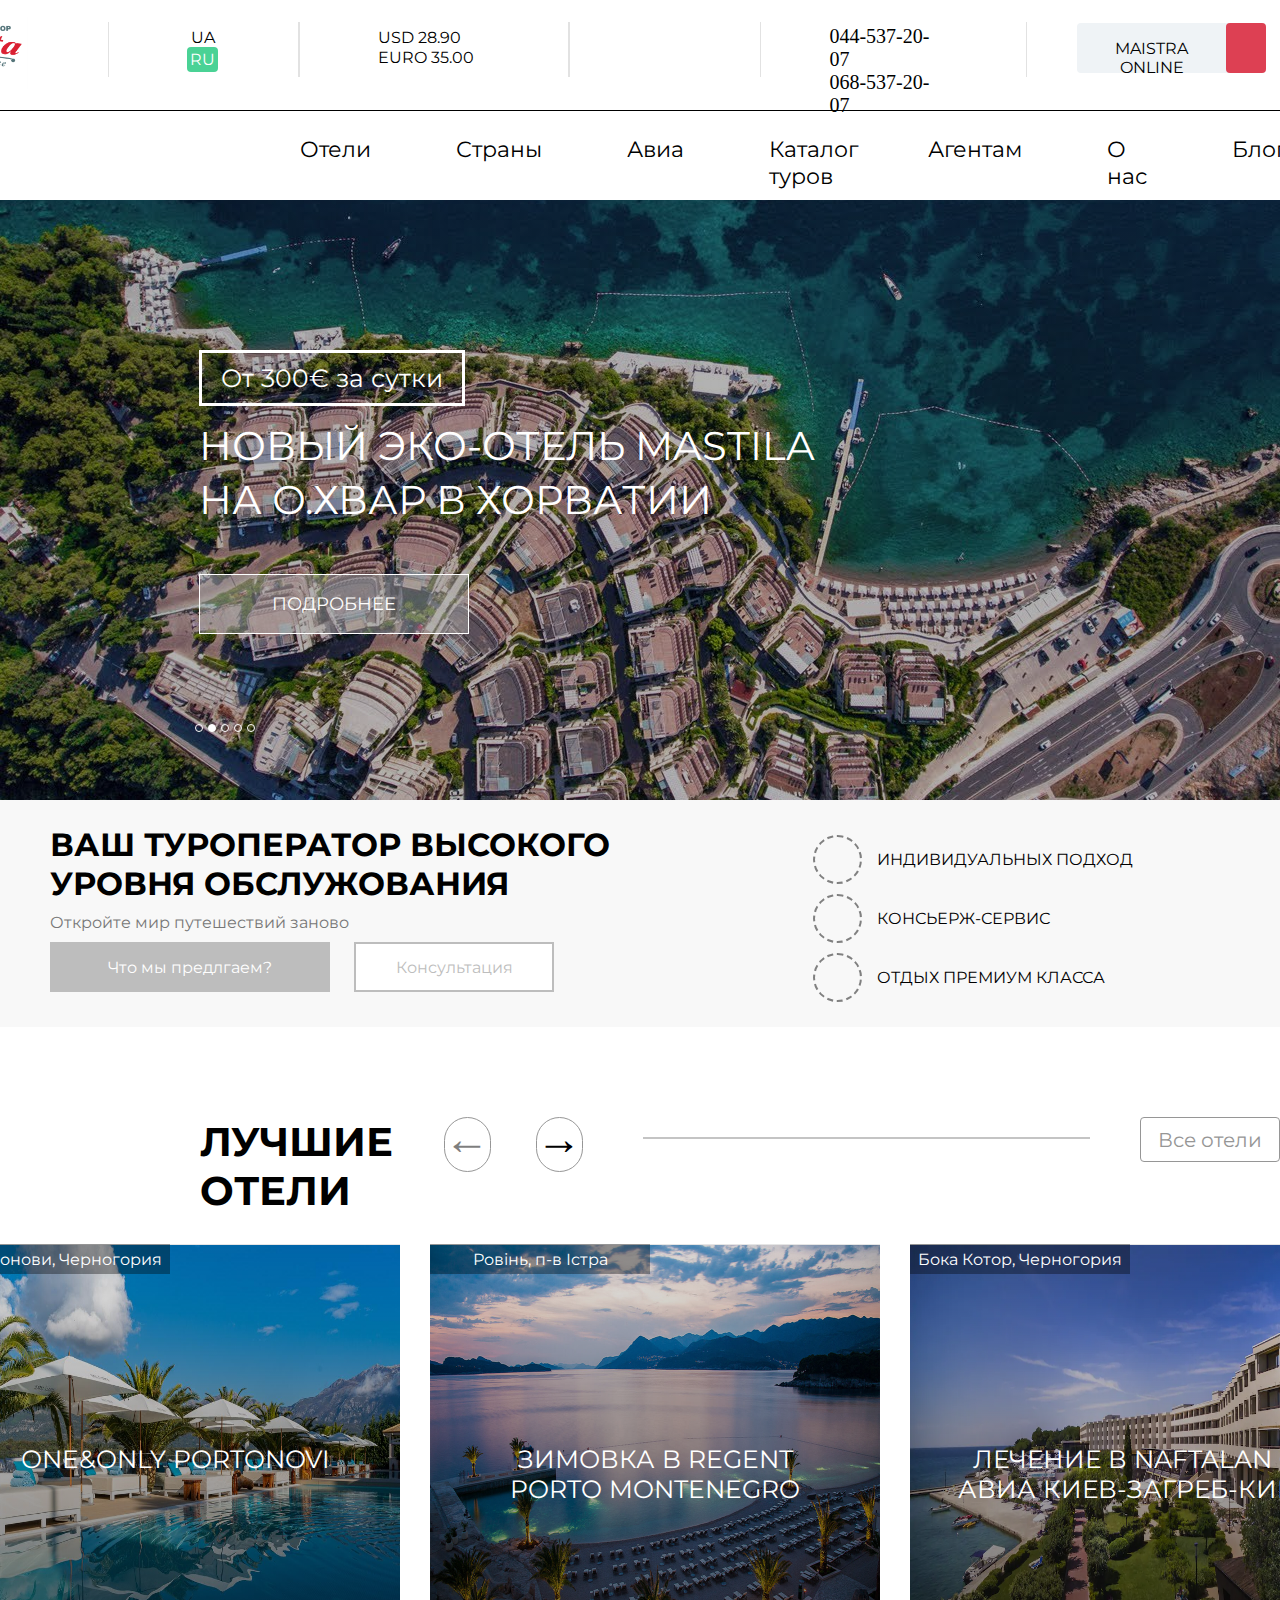
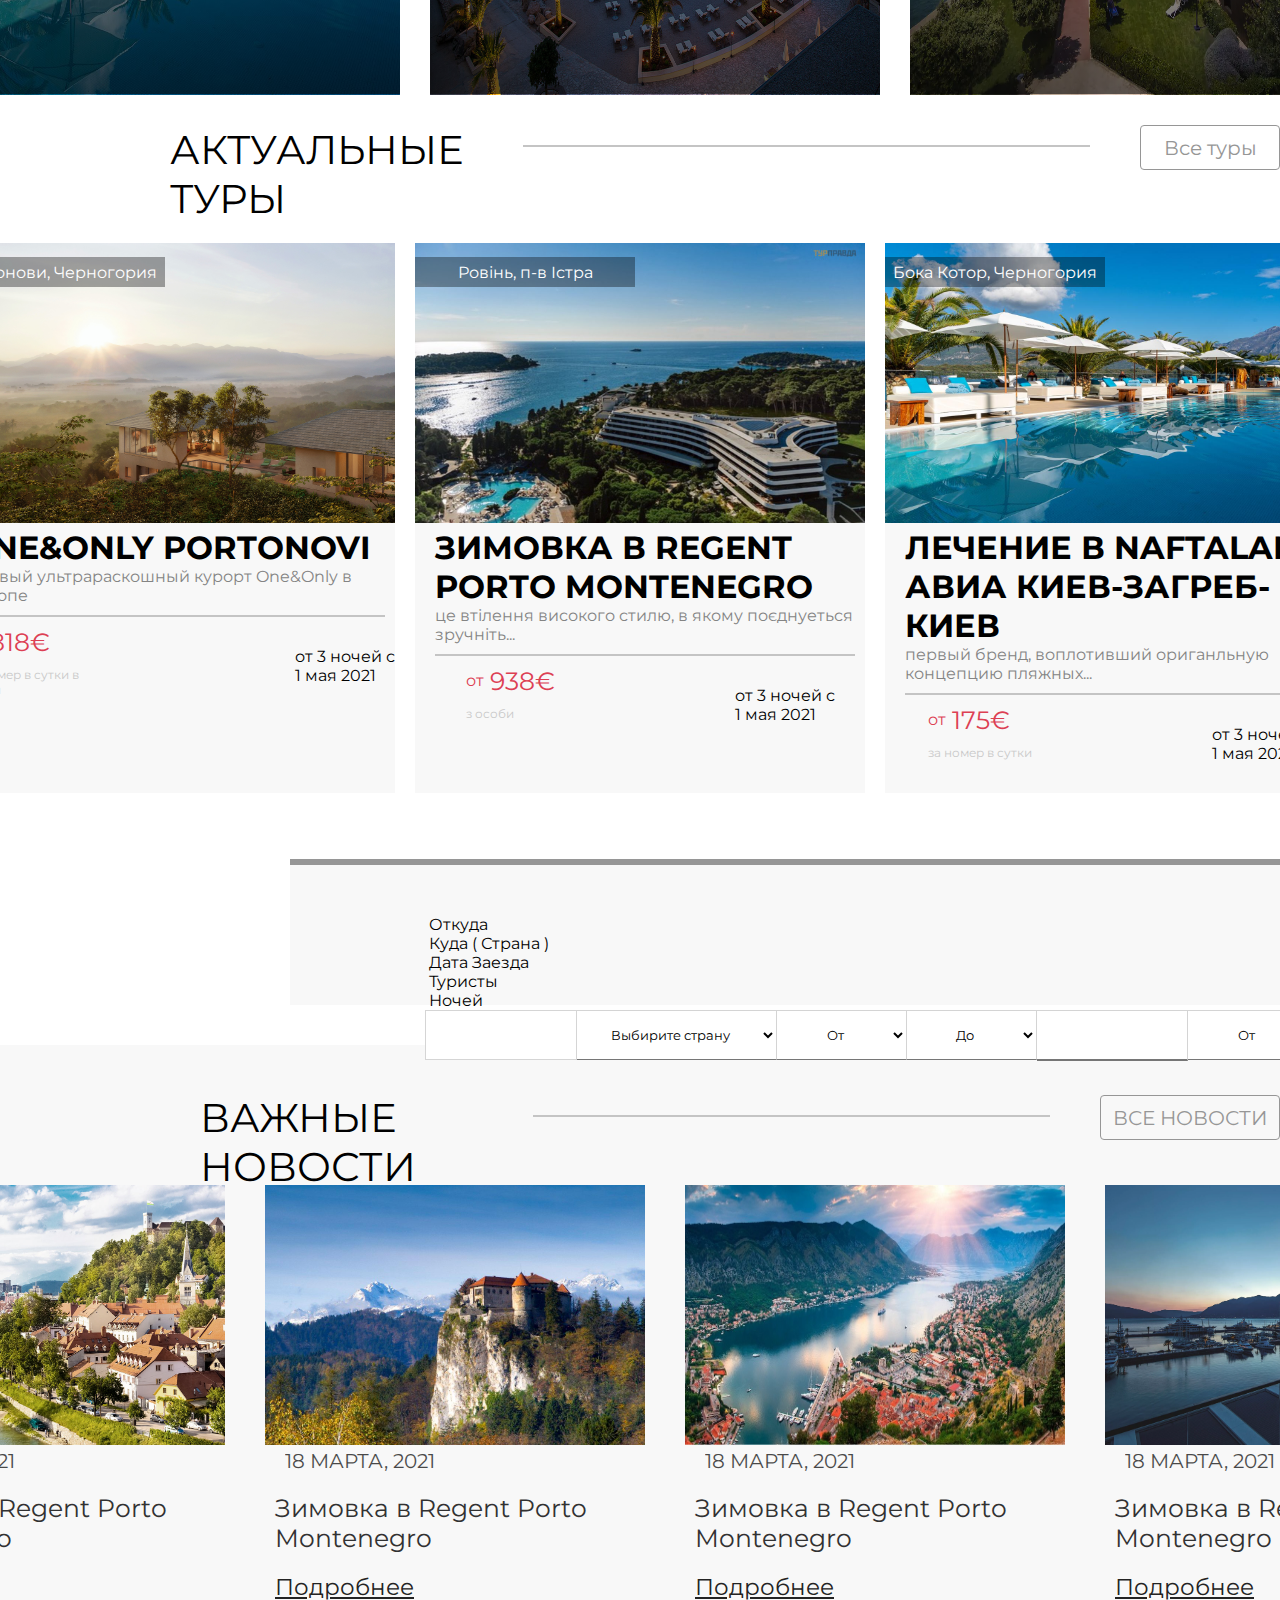
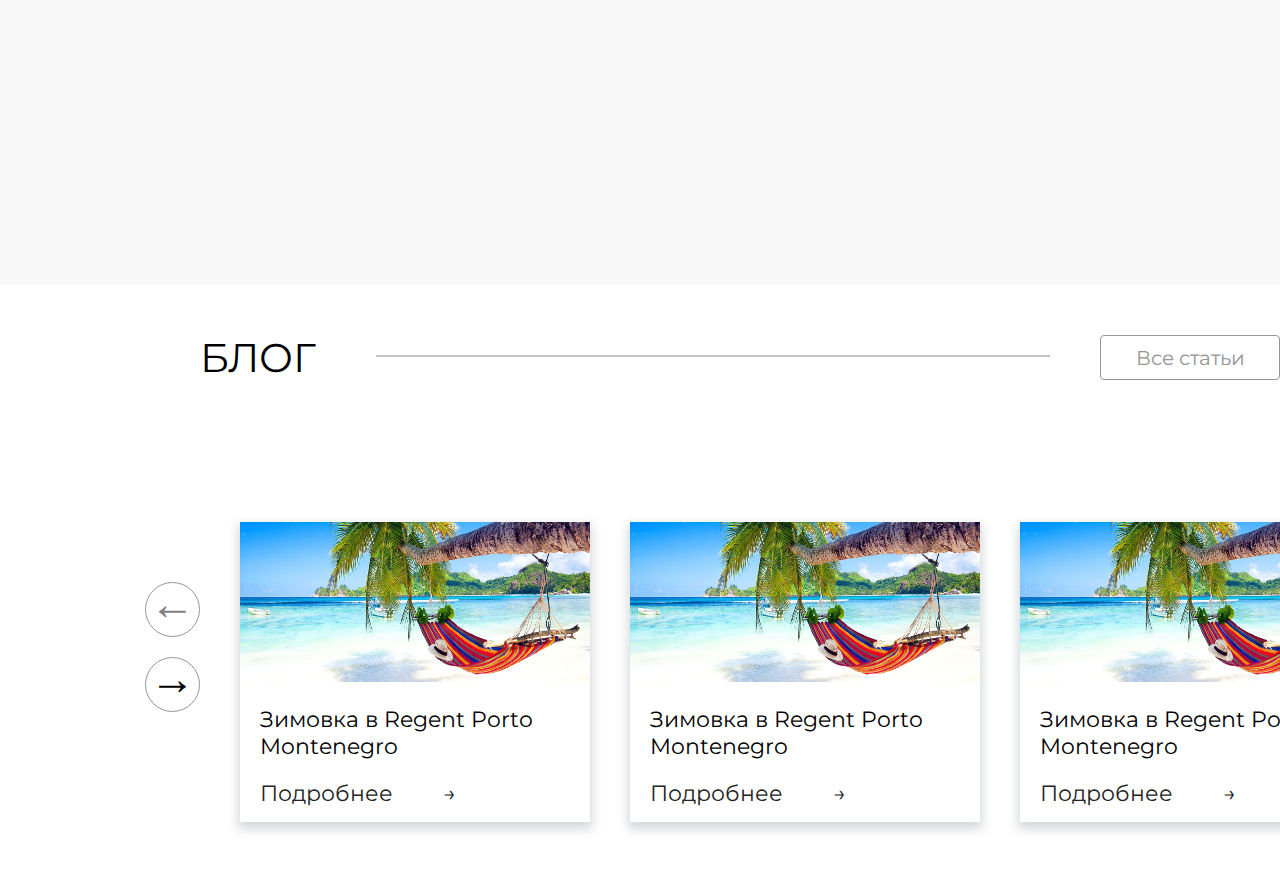
<file: index.html>
<!DOCTYPE html>
<html lang="en">
<head>
    <meta charset="UTF-8">
    <meta http-equiv="X-UA-Compatible" content="IE=edge">
    <meta name="viewport" content="width=device-width, initial-scale=1.0">
    <title>Valanta :D</title>
    <link rel="preconnect" href="https://fonts.googleapis.com">
    <link rel="preconnect" href="https://fonts.gstatic.com" crossorigin>
    <link href="https://fonts.googleapis.com/css2?family=Montserrat:wght@500&display=swap" rel="stylesheet">
    <link rel="stylesheet" href="https://cdnjs.cloudflare.com/ajax/libs/font-awesome/6.0.0-beta3/css/all.min.css" integrity="sha512-Fo3rlrZj/k7ujTnHg4CGR2D7kSs0v4LLanw2qksYuRlEzO+tcaEPQogQ0KaoGN26/zrn20ImR1DfuLWnOo7aBA==" crossorigin="anonymous" referrerpolicy="no-referrer" />
    <link href="style/style.css" rel="stylesheet">
</head>
<body>
    <div class="web-site">
        <header class="ws-header">
            <div class="ws-header-level1">
                <img src="./img/valanta logo.png" class="logo-img">
                <div class="vertical-hr"></div>
                <div class="text-block">
                    <div class="lang-ua"><p class="lang-text font" id="text-ua">UA</p></div>
                    <div class="lang-ru"><p class="lang-text font" id="text-ru">RU</p></div>
                </div>
                <div class="vertical-hr"></div>
                <div class="c-block text-block">
                    <div class="usd-content"><p class="usd-text font c-block-size">USD 28.90</p></div>
                    <div class="euro-content"><p class="euro-text font c-block-size">EURO 35.00</p></div>
                </div>
                <div class="vertical-hr"></div>
                <div class="social">
                    <div class="f-block"><a class="f-hover" href="#"><i class="fab fa-facebook-f s-content"></i></a></div>
                    <div class="i-block"><a class="i-hover" href="#"><i class="fab fa-instagram s-content"></i></a></div>
                    <div class="yt-block"><a class="yt-hover" href="#"><i class="fab fa-youtube s-content"></i></a></div>
                </div>
                <div class="vertical-hr"></div>
                <div class="contact">
                    <div class="text-block">
                        <p class="numbers nm">044-537-20-07</p>
                        <p class="numbers nm">068-537-20-07</p>
                    </div>
                    <i class="fas fa-mobile-alt mobile"></i>
                </div>
                <div class="vertical-hr"></div>
                <div class="wsh-shoto">
                    <div class="mo">
                        <p class="mo-text">MAISTRA ONLINE</p>
                        <div class="mo-icon">
                            <i class="far fa-calendar-check mc-icon"></i>
                        </div>
                    </div>
                    <div class="mo" id="to">
                        <p class="mo-text to-text">Туры ONLINE</p>
                        <div class="to-icon"><i class="fas fa-search mc-icon"></i></div>
                    </div>
                </div>
            </div>
            <div class="ws-header-level2">
                <div class="container">
                    <ul class="cont-menu">
                        <li class="cont-menu-content"><i class="fas fa-search cm-search"></i></li>
                        <li class="cont-menu-content font"><a href="#" class="cmc-text cmc-t-hover">Отели <i class="fas fa-angle-down ic-hover"></i></a></li>
                        <li class="cont-menu-content font"><a href="#" class="cmc-text cmc-t-hover">Страны <i class="fas fa-angle-down ic-hover"></i></a></li>
                        <li class="cont-menu-content font"><a href="#" class="cmc-text cmc-t-hover">Авиа <i class="fas fa-angle-down ic-hover"></i></a></li>
                        <li class="cont-menu-content font"><a href="#" class="cmc-text">Каталог туров</a></li>
                        <li class="cont-menu-content font"><a href="#" class="cmc-text cmc-t-hover">Агентам <i class="fas fa-angle-down ic-hover"></i></a></li>
                        <li class="cont-menu-content font"><a href="#" class="cmc-text cmc-t-hover">О нас<i class="fas fa-angle-down ic-hover"></i></a></li>
                        <li class="cont-menu-content font"><a href="#" class="cmc-text">Блог</a></li>
                        <li class="cont-menu-content font"><a href="#" class="cmc-text">FAQ</a></li>
                        <li class="cont-menu-content font"><a href="#" class="cmc-text">Контакты</a></li>
                    </ul>
                </div>
            </div>
        </header>
        <div class="img-info">
            <div class="info">
                <div class="amount"><p class="a-text font">От 300€ за сутки</p></div>
                <div class="info-text">
                    <p class="it-text font">НОВЫЙ ЭКО-ОТЕЛЬ MASTILA</p>
                    <p class="it-text font">НА О.ХВАР В ХОРВАТИИ</p>
                    <a href="#"><button class="btn-it font">ПОДРОБНЕЕ</button></a>
                </div>
            </div>
            <div class="slide-lists">
                <div class="slide"></div>
                <div class="slide slide-white"></div>
                <div class="slide"></div>
                <div class="slide"></div>
                <div class="slide"></div>
            </div>
        </div>
        <div class="intro">
            <div class="intro-1000">
                <div class="intro-r">
                    <h1 class="font">ВАШ ТУРОПЕРАТОР ВЫСОКОГО УРОВНЯ ОБСЛУЖОВАНИЯ</h1>
                    <p class="intro-text font">Откройте мир путешествий заново</p>
                    <a><button class="btn-r font">Что мы предлгаем?</button></a>
                    <a><button class="btn-l font">Консультация</button></a>
                </div>
                <div class="intro-l">
                    <div class="icon"><div class="heart il-icon"><i class="fas fa-hand-holding-heart"></i></div><p class="il-text font">ИНДИВИДУАЛЬНЫХ ПОДХОД</p></div>
                    <div class="icon"><div class="service il-icon"><i class="fas fa-hands-helping"></i></div><p class="il-text font">КОНСЬЕРЖ-СЕРВИС</p></div>
                    <div class="icon"><div class="star il-icon"><i class="fas fa-star"></i></div><p class="il-text font">ОТДЫХ ПРЕМИУМ КЛАССА</p></div>
                </div>
            </div>
        </div>
        <div class="top-hotels">
            <div class="th-title">
                <h1 class="tht-text font-hotels">ЛУЧШИЕ ОТЕЛИ</h1>
                <button class="previous btn-style"><p class="arrow arrow-size arrow-previous">←</p></button>
                <button class="next btn-style"><p class="arrow arrow-size">→</p></button>
                <div class="aka-hr"></div>
                <a href="#"><button class="th-title-btn"><p class="font">Все отели</p></button></a>
            </div>
            <div class="th-content">
                <div class="thc-port thc-block">
                    <img src="./img/ровень.jfif" class="img-size">
                    <div class="thc-block-content">    
                        <div class="block-name"><p class="name-text font">Портонови, Черногория</p></div>
                        <div class="stas-block">
                            <i class="fas fa-star sb-star"></i>
                            <i class="fas fa-star sb-star"></i>
                            <i class="fas fa-star sb-star"></i>
                            <i class="fas fa-star sb-star"></i>
                        </div>
                        <div class="thcbc-text">
                            <p class="font text-text text-text-margin">ONE&ONLY PORTONOVI</p>
                        </div>
                    </div>
                </div>
                <div class="thc-port thc-block">
                    <img src="./img/порт.jfif" class="img-size">
                    <div class="thc-block-content">
                        <div class="block-name"><p class="font name-text">Ровінь, п-в Істра</p></div>
                        <div class="stas-block">
                            <i class="fas fa-star sb-star"></i>
                            <i class="fas fa-star sb-star"></i>
                            <i class="fas fa-star sb-star"></i>
                            <i class="fas fa-star sb-star"></i>
                            <i class="fas fa-star sb-star"></i>
                        </div>
                        <div class="thcbc-text">
                            <p class="font text-text text-text-margin">ЗИМОВКА B REGENT</p>
                            <p class="font text-text">PORTO MONTENEGRO</p>
                        </div>
                    </div>
                </div>
                <div class="thc-bok thc-block">
                    <img src="./img/bok.png" class="img-size">
                    <div class="thc-block-content">
                        <div class="block-name"><p class="font name-text">Бока Котор, Черногория</p></div>
                        <div class="stas-block">
                            <i class="fas fa-star sb-star"></i>
                            <i class="fas fa-star sb-star"></i>
                            <i class="fas fa-star sb-star"></i>
                            <i class="fas fa-star sb-star"></i>
                        </div>
                        <div class="thcbc-text">
                            <p class="font text-text text-text-margin">ЛЕЧЕНИЕ В NAFTALAN C</p>
                            <p class="font text-text">АВИА КИЕВ-ЗАГРЕБ-КИЕВ</p>
                        </div>
                    </div>
                </div>
            </div>
        </div>
        <div class="actual-turs">
            <div class="at-header">
                <p class="font at-par">АКТУАЛЬНЫЕ ТУРЫ</p><div class="aka-hr at-hr"></div>
                <a href="#" class="at-btn-url"><button class="at-btn"><p class="font at-btn-text">Все туры</p></button></a>
            </div>
            <div class="at-cards">
                <div class="at-card at-c-port">
                    <div class="at-card-img">
                        <img class="at-c-port-img" src="./img/atc-card/port.jfif">
                        <div class="block-name at-c-name"><p class="name-text font">Портонови, Черногория</p></div>
                    </div>
                    <h1 class="at-c-p-c-h1 atc-p-c-text font">ONE&ONLY PORTONOVI</h1>
                    <p class="font at-c-p-c-par atc-p-c-text">Первый ультрараскошный курорт One&Only в Европе</p>
                    <div class="aka-hr atc-hr"></div>
                    <div class="port-info">
                        <div class="pi-left">
                            <div class="pi-lefts"><p class="font pi-l-amount">от</p><p class="font pi-l-amount pi-left-a-818">818€</p></div>
                            <p class="nomer-v-sutki font">за номер в сутки в сезон</p>
                        </div>
                        <div class="pi-right">
                            <p class="font pi-right-text">от 3 ночей с 1 мая 2021</p>
                        </div>
                    </div>
                </div>
                <div class="at-card at-c-port">
                    <div class="at-card-img">
                        <img class="at-c-port-img" src="./img/atc-card/rov.jfif">
                        <div class="block-name at-c-name"><p class="name-text font">Ровінь, п-в Істра</p></div>
                    </div>
                    <h1 class="at-c-p-c-h1 atc-p-c-text font">ЗИМОВКА В REGENT PORTO MONTENEGRO</h1>
                    <p class="font at-c-p-c-par atc-p-c-text">це втілення високого стилю,  в якому поєднуеться зручніть...</p>
                    <div class="aka-hr atc-hr"></div>
                    <div class="port-info">
                        <div class="pi-left">
                            <div class="pi-lefts"><p class="font pi-l-amount">от</p><p class="font pi-l-amount pi-left-a-818">938€</p></div>
                            <p class="nomer-v-sutki font">з особи</p>
                        </div>
                        <div class="pi-right">
                            <p class="font pi-right-text">от 3 ночей с 1 мая 2021</p>
                        </div>
                    </div>
                </div>
                <div class="at-card at-c-port">
                    <div class="at-card-img">
                        <img class="at-c-port-img" src="./img/atc-card/boka.jfif">
                        <div class="block-name at-c-name"><p class="name-text font">Бока Котор, Черногория</p></div>
                    </div>
                    <h1 class="at-c-p-c-h1 atc-p-c-text font">ЛЕЧЕНИЕ В NAFTALAN  С АВИА КИЕВ-ЗАГРЕБ-КИЕВ</h1>
                    <p class="font at-c-p-c-par atc-p-c-text">первый бренд, воплотивший ориганльную концепцию пляжных...</p>
                    <div class="aka-hr atc-hr"></div>
                    <div class="port-info">
                        <div class="pi-left">
                            <div class="pi-lefts"><p class="font pi-l-amount">от</p><p class="font pi-l-amount pi-left-a-818">175€</p></div>
                            <p class="nomer-v-sutki font">за номер в сутки</p>
                        </div>
                        <div class="pi-right">
                            <p class="font pi-right-text">от 3 ночей с 1 мая 2021</p>
                        </div>
                    </div>
                </div>
            </div>
        </div>
        <div class="container-form">
            <div class="form">
                <div class="form-content">
                    <div class="form-content__text"><i class="far fa-compass"></i><p class="font">Откуда</p></div>
                    <div class="form-content__text"><i class="fas fa-map-marker-alt"></i><p class="font">Куда ( Страна )</p></div>
                    <div class="form-content__text"><p class="font">Дата Заезда</p></div>
                    <div class="form-content__text"><p class="font">Туристы</p></div>
                    <div class="form-content__text"><p class="font">Ночей</p></div>
                </div>
                <form>
                    <input type="text" name="" placeholder="" class="your-sity all-style input-text font">
                    <select class="all-style border-right font"> 
                        <option>
                            <text>Выбирите страну</text>
                        </option>
                    </select>
                    <select class="all-style select-op border-right font"> 
                        <option>
                        <text>От <i class="fas fa-angle-down ic-hover"></i></text>
                        </option>
                    </select>
                    <select class="all-style select-op border-right font"> 
                        <option>
                            <text>До <i class="fas fa-angle-down ic-hover"></i></text>
                        </option>
                    </select>
                    <input type="text" name="" placeholder="" class="all-style input-text border-right font" id="turs">
                    <select class="all-style select-op border-right font"> 
                        <option>
                            <text>От <i class="fas fa-angle-down ic-hover"></i></text>
                        </option>
                    </select>
                    <select class="all-style select-op border-right font"> 
                        <option>
                            <text>До <i class="fas fa-angle-down ic-hover"></i></text>
                        </option>
                    </select>
                    <button class="form-btn font" type="submit">НАЙТИ</button>
                </form>
            </div>
        </div>
        <div class="news">
            <div class="news-header">
                <p class="news-header__text font">ВАЖНЫЕ НОВОСТИ</p>
                <div class="aka-hr" id="hr-news"></div>
                <a class="other-news__url"><button class="other-news__btn font">ВСЕ НОВОСТИ</button></a>
            </div>
            <div class="news-blocks">
                <button class="previous previous-news btn-style"><p class="arrow arrow-size arrow-previous arrow-previous-news">←</p></button>
                <div class="news-block block1">
                    <div class="news-block__img">
                        <img class="news-block__img_imgs" src="./img/news/block1.jpg">
                    </div>
                    <div class="news-block__content">
                        <div class="news-block__content_header">
                            <div class="nwchtxt"><i class="far fa-calendar-check nbch_icon"></i><p class="font">18 МАРТА, 2021</p></div>
                        </div>
                        <p class="font news-block__content_text">Зимовка в Regent Porto Montenegro</p>
                        <a class="font news-block__content_url" href="#">Подробнее</a>
                    </div>
                </div>
                <div class="news-block block2">
                    <div class="news-block__img">
                        <img class="news-block__img_imgs" src="./img/news/block2.jpg">
                    </div>
                    <div class="news-block__content">
                        <div class="news-block__content_header">
                            <div class="nwchtxt"><i class="far fa-calendar-check nbch_icon"></i><p class="font">18 МАРТА, 2021</p></div>
                        </div>
                        <p class="font news-block__content_text">Зимовка в Regent Porto Montenegro</p>
                        <a class="font news-block__content_url" href="#">Подробнее</a>
                    </div>
                </div>
                <div class="news-block block3">
                    <div class="news-block__img">
                        <img class="news-block__img_imgs" src="./img/news/block3.jpg">
                    </div>
                    <div class="news-block__content">
                        <div class="news-block__content_header">
                            <div class="nwchtxt"><i class="far fa-calendar-check nbch_icon"></i><p class="font">18 МАРТА, 2021</p></div>
                        </div>
                        <p class="font news-block__content_text">Зимовка в Regent Porto Montenegro</p>
                        <a class="font news-block__content_url" href="#">Подробнее</a>
                    </div>
                </div>
                <div class="news-block block4">
                    <div class="news-block__img">
                        <img class="news-block__img_imgs" src="./img/news/block4.png">
                    </div>
                    <div class="news-block__content">
                        <div class="news-block__content_header">
                            <div class="nwchtxt"><i class="far fa-calendar-check nbch_icon"></i><p class="font">18 МАРТА, 2021</p></div>
                        </div>
                        <p class="font news-block__content_text">Зимовка в Regent Porto Montenegro</p>
                        <a class="font news-block__content_url" href="#">Подробнее</a>
                    </div>
                </div>
                <button class="next next-news btn-style"><p class="arrow arrow-size">→</p></button>
            </div>
        </div>
        <div class="blogs">
            <div class="blog-header">
                <p class="news-header__text font">БЛОГ</p>
                <div class="aka-hr aka-hr-blogs" id="hr-news"></div>
                <a class="other-news__url"><button class="other-news__btn font">Все статьи</button></a>
            </div>
            <div class="blogs-content">
                <div class="arrows-blog">
                    <button class="previous arrow-blog btn-style"><p class="arrow arrow-size arrow-previous arrow-previous-news">←</p></button>
                    <button class="next btn-style"><p class="arrow arrow-size">→</p></button>
                </div>
                <div class="blogs-cards">
                    <div class="blogs-card">
                        <div class="blogs-card__img">
                            <img class="blogs-card__img_url" src="./img/blogs/blog1.jpg">
                        </div>
                        <p class="font blogs-card__content">Зимовка в Regent Porto Montenegro</p>
                        <a class="font blogs-card__content_url" href="#">Подробнее</a>
                    </div>
                </div>
                <div class="blogs-cards">
                    <div class="blogs-card">
                        <div class="blogs-card__img">
                            <img class="blogs-card__img_url" src="./img/blogs/blog1.jpg">
                        </div>
                        <p class="font blogs-card__content">Зимовка в Regent Porto Montenegro</p>
                        <a class="font blogs-card__content_url" href="#">Подробнее</a>
                    </div>
                </div>
                <div class="blogs-cards">
                    <div class="blogs-card">
                        <div class="blogs-card__img">
                            <img class="blogs-card__img_url" src="./img/blogs/blog1.jpg">
                        </div>
                        <p class="font blogs-card__content">Зимовка в Regent Porto Montenegro</p>
                        <a class="font blogs-card__content_url" href="#">Подробнее</a>
                    </div>
                </div>
                <div class="blogs-cards">
                    <div class="blogs-card">
                        <div class="blogs-card__img">
                            <img class="blogs-card__img_url" src="./img/blogs/blog1.jpg">
                        </div>
                        <p class="font blogs-card__content">Зимовка в Regent Porto Montenegro</p>
                        <a class="font blogs-card__content_url" href="#">Подробнее</a>
                    </div>
                </div> 
            </div>
        </div>
        <div class="red-form">
            <form>

            </form>
        </div>
    </div>
</body>
</html>
</file>
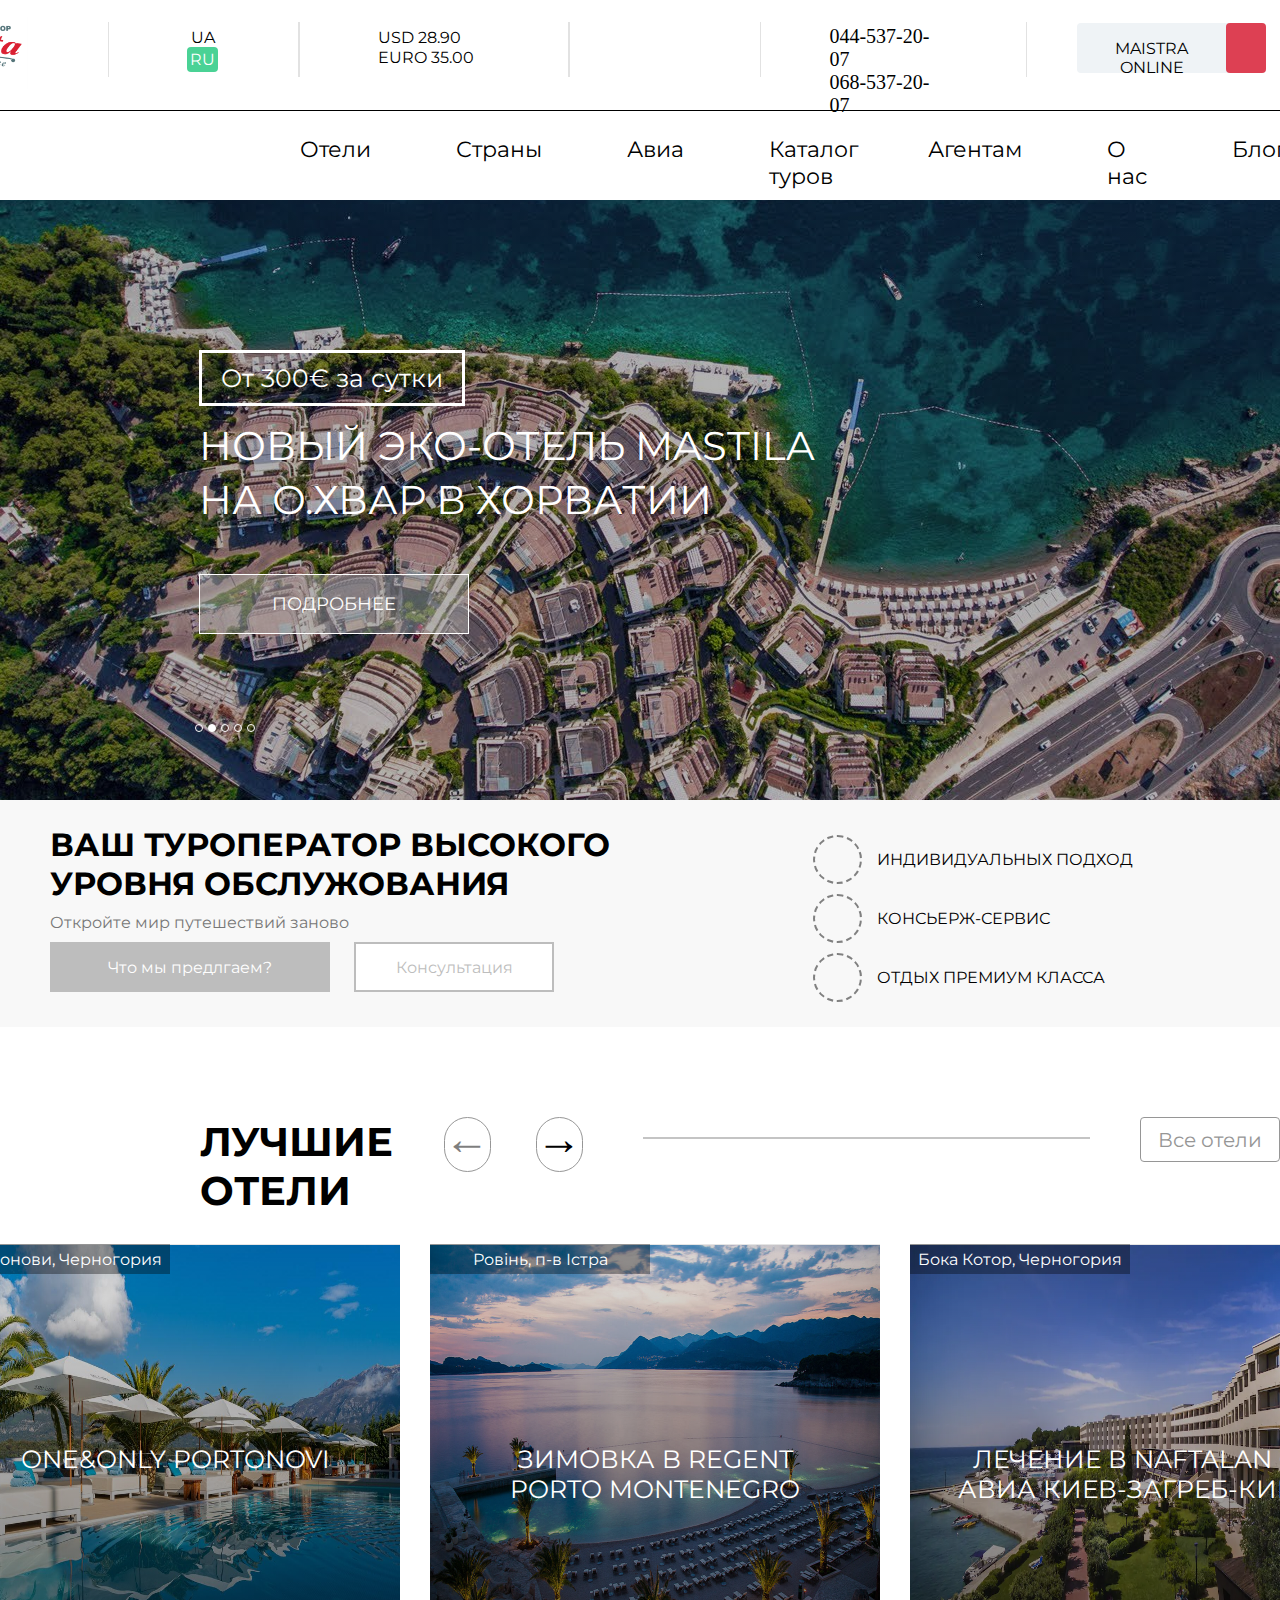
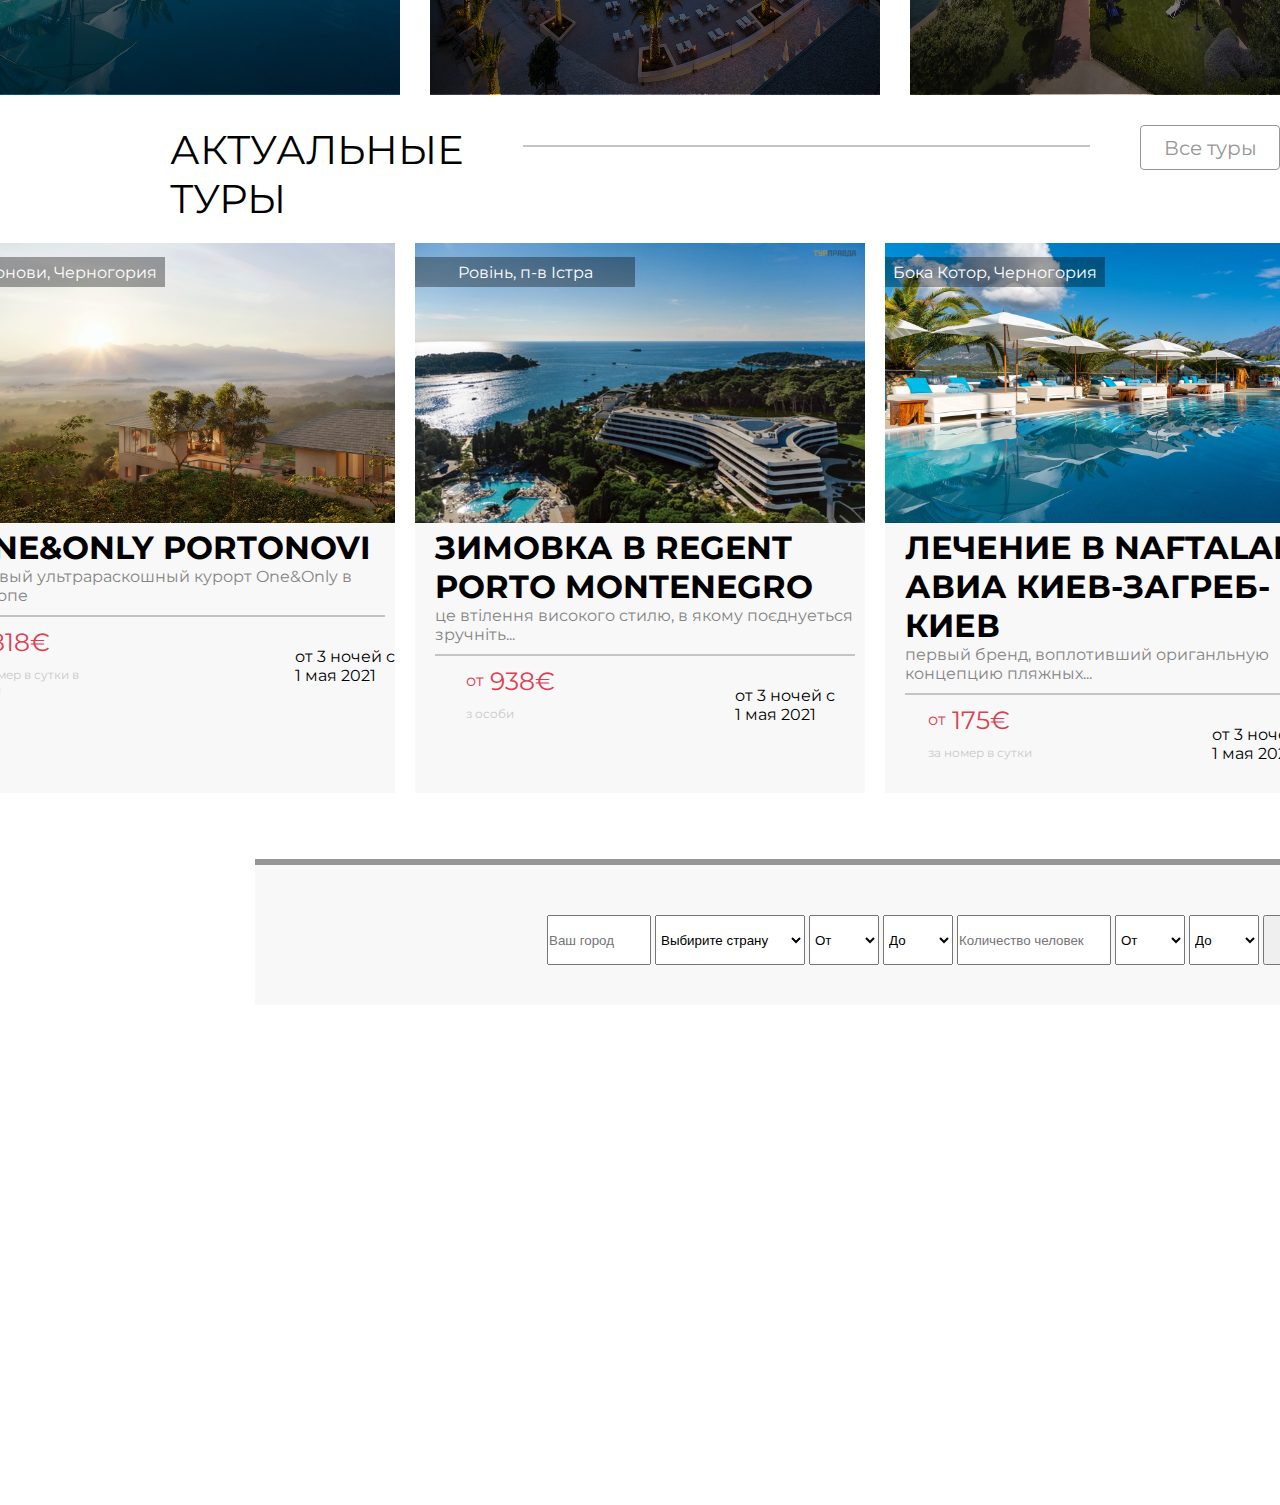
<file: works/index.html>
<!DOCTYPE html>
<html lang="en">
<head>
    <meta charset="UTF-8">
    <meta http-equiv="X-UA-Compatible" content="IE=edge">
    <meta name="viewport" content="width=device-width, initial-scale=1.0">
    <title>Valanta :D</title>
    <link rel="preconnect" href="https://fonts.googleapis.com">
    <link rel="preconnect" href="https://fonts.gstatic.com" crossorigin>
    <link href="https://fonts.googleapis.com/css2?family=Montserrat:wght@500&display=swap" rel="stylesheet">
    <link rel="stylesheet" href="https://cdnjs.cloudflare.com/ajax/libs/font-awesome/6.0.0-beta3/css/all.min.css" integrity="sha512-Fo3rlrZj/k7ujTnHg4CGR2D7kSs0v4LLanw2qksYuRlEzO+tcaEPQogQ0KaoGN26/zrn20ImR1DfuLWnOo7aBA==" crossorigin="anonymous" referrerpolicy="no-referrer" />
    <link href="style/style.css" rel="stylesheet">
</head>
<body>
    <div class="web-site">
        <header class="ws-header">
            <div class="ws-header-level1">
                <img src="./img/valanta logo.png" class="logo-img">
                <div class="vertical-hr"></div>
                <div class="text-block">
                    <div class="lang-ua"><p class="lang-text font" id="text-ua">UA</p></div>
                    <div class="lang-ru"><p class="lang-text font" id="text-ru">RU</p></div>
                </div>
                <div class="vertical-hr"></div>
                <div class="c-block text-block">
                    <div class="usd-content"><p class="usd-text font c-block-size">USD 28.90</p></div>
                    <div class="euro-content"><p class="euro-text font c-block-size">EURO 35.00</p></div>
                </div>
                <div class="vertical-hr"></div>
                <div class="social">
                    <div class="f-block"><a class="f-hover" href="#"><i class="fab fa-facebook-f s-content"></i></a></div>
                    <div class="i-block"><a class="i-hover" href="#"><i class="fab fa-instagram s-content"></i></a></div>
                    <div class="yt-block"><a class="yt-hover" href="#"><i class="fab fa-youtube s-content"></i></a></div>
                </div>
                <div class="vertical-hr"></div>
                <div class="contact">
                    <div class="text-block">
                        <p class="numbers nm">044-537-20-07</p>
                        <p class="numbers nm">068-537-20-07</p>
                    </div>
                    <i class="fas fa-mobile-alt mobile"></i>
                </div>
                <div class="vertical-hr"></div>
                <div class="wsh-shoto">
                    <div class="mo">
                        <p class="mo-text">MAISTRA ONLINE</p>
                        <div class="mo-icon">
                            <i class="far fa-calendar-check mc-icon"></i>
                        </div>
                    </div>
                    <div class="mo" id="to">
                        <p class="mo-text to-text">Туры ONLINE</p>
                        <div class="to-icon"><i class="fas fa-search mc-icon"></i></div>
                    </div>
                </div>
            </div>
            <div class="ws-header-level2">
                <div class="container">
                    <ul class="cont-menu">
                        <li class="cont-menu-content"><i class="fas fa-search cm-search"></i></li>
                        <li class="cont-menu-content font"><a href="#" class="cmc-text cmc-t-hover">Отели <i class="fas fa-angle-down ic-hover"></i></a></li>
                        <li class="cont-menu-content font"><a href="#" class="cmc-text cmc-t-hover">Страны <i class="fas fa-angle-down ic-hover"></i></a></li>
                        <li class="cont-menu-content font"><a href="#" class="cmc-text cmc-t-hover">Авиа <i class="fas fa-angle-down ic-hover"></i></a></li>
                        <li class="cont-menu-content font"><a href="#" class="cmc-text">Каталог туров</a></li>
                        <li class="cont-menu-content font"><a href="#" class="cmc-text cmc-t-hover">Агентам <i class="fas fa-angle-down ic-hover"></i></a></li>
                        <li class="cont-menu-content font"><a href="#" class="cmc-text cmc-t-hover">О нас<i class="fas fa-angle-down ic-hover"></i></a></li>
                        <li class="cont-menu-content font"><a href="#" class="cmc-text">Блог</a></li>
                        <li class="cont-menu-content font"><a href="#" class="cmc-text">FAQ</a></li>
                        <li class="cont-menu-content font"><a href="#" class="cmc-text">Контакты</a></li>
                    </ul>
                </div>
            </div>
        </header>
        <div class="img-info">
            <div class="info">
                <div class="amount"><p class="a-text font">От 300€ за сутки</p></div>
                <div class="info-text">
                    <p class="it-text font">НОВЫЙ ЭКО-ОТЕЛЬ MASTILA</p>
                    <p class="it-text font">НА О.ХВАР В ХОРВАТИИ</p>
                    <a href="#"><button class="btn-it font">ПОДРОБНЕЕ</button></a>
                </div>
            </div>
            <div class="slide-lists">
                <div class="slide"></div>
                <div class="slide slide-white"></div>
                <div class="slide"></div>
                <div class="slide"></div>
                <div class="slide"></div>
            </div>
        </div>
        <div class="intro">
            <div class="intro-1000">
                <div class="intro-r">
                    <h1 class="font">ВАШ ТУРОПЕРАТОР ВЫСОКОГО УРОВНЯ ОБСЛУЖОВАНИЯ</h1>
                    <p class="intro-text font">Откройте мир путешествий заново</p>
                    <a><button class="btn-r font">Что мы предлгаем?</button></a>
                    <a><button class="btn-l font">Консультация</button></a>
                </div>
                <div class="intro-l">
                    <div class="icon"><div class="heart il-icon"><i class="fas fa-hand-holding-heart"></i></div><p class="il-text font">ИНДИВИДУАЛЬНЫХ ПОДХОД</p></div>
                    <div class="icon"><div class="service il-icon"><i class="fas fa-hands-helping"></i></div><p class="il-text font">КОНСЬЕРЖ-СЕРВИС</p></div>
                    <div class="icon"><div class="star il-icon"><i class="fas fa-star"></i></div><p class="il-text font">ОТДЫХ ПРЕМИУМ КЛАССА</p></div>
                </div>
            </div>
        </div>
        <div class="top-hotels">
            <div class="th-title">
                <h1 class="tht-text font-hotels">ЛУЧШИЕ ОТЕЛИ</h1>
                <button class="previous btn-style"><p class="arrow arrow-size arrow-previous">←</p></button>
                <button class="next btn-style"><p class="arrow arrow-size">→</p></button>
                <div class="aka-hr"></div>
                <a href="#"><button class="th-title-btn"><p class="font">Все отели</p></button></a>
            </div>
            <div class="th-content">
                <div class="thc-port thc-block">
                    <img src="./img/ровень.jfif" class="img-size">
                    <div class="thc-block-content">    
                        <div class="block-name"><p class="name-text font">Портонови, Черногория</p></div>
                        <div class="stas-block">
                            <i class="fas fa-star sb-star"></i>
                            <i class="fas fa-star sb-star"></i>
                            <i class="fas fa-star sb-star"></i>
                            <i class="fas fa-star sb-star"></i>
                        </div>
                        <div class="thcbc-text">
                            <p class="font text-text text-text-margin">ONE&ONLY PORTONOVI</p>
                        </div>
                    </div>
                </div>
                <div class="thc-port thc-block">
                    <img src="./img/порт.jfif" class="img-size">
                    <div class="thc-block-content">
                        <div class="block-name"><p class="font name-text">Ровінь, п-в Істра</p></div>
                        <div class="stas-block">
                            <i class="fas fa-star sb-star"></i>
                            <i class="fas fa-star sb-star"></i>
                            <i class="fas fa-star sb-star"></i>
                            <i class="fas fa-star sb-star"></i>
                            <i class="fas fa-star sb-star"></i>
                        </div>
                        <div class="thcbc-text">
                            <p class="font text-text text-text-margin">ЗИМОВКА B REGENT</p>
                            <p class="font text-text">PORTO MONTENEGRO</p>
                        </div>
                    </div>
                </div>
                <div class="thc-bok thc-block">
                    <img src="./img/bok.png" class="img-size">
                    <div class="thc-block-content">
                        <div class="block-name"><p class="font name-text">Бока Котор, Черногория</p></div>
                        <div class="stas-block">
                            <i class="fas fa-star sb-star"></i>
                            <i class="fas fa-star sb-star"></i>
                            <i class="fas fa-star sb-star"></i>
                            <i class="fas fa-star sb-star"></i>
                        </div>
                        <div class="thcbc-text">
                            <p class="font text-text text-text-margin">ЛЕЧЕНИЕ В NAFTALAN C</p>
                            <p class="font text-text">АВИА КИЕВ-ЗАГРЕБ-КИЕВ</p>
                        </div>
                    </div>
                </div>
            </div>
        </div>
        <div class="actual-turs">
            <div class="at-header">
                <p class="font at-par">АКТУАЛЬНЫЕ ТУРЫ</p><div class="aka-hr at-hr"></div>
                <a href="#" class="at-btn-url"><button class="at-btn"><p class="font at-btn-text">Все туры</p></button></a>
            </div>
            <div class="at-cards">
                <div class="at-card at-c-port">
                    <div class="at-card-img">
                        <img class="at-c-port-img" src="./img/atc-card/port.jfif">
                        <div class="block-name at-c-name"><p class="name-text font">Портонови, Черногория</p></div>
                    </div>
                    <h1 class="at-c-p-c-h1 atc-p-c-text font">ONE&ONLY PORTONOVI</h1>
                    <p class="font at-c-p-c-par atc-p-c-text">Первый ультрараскошный курорт One&Only в Европе</p>
                    <div class="aka-hr atc-hr"></div>
                    <div class="port-info">
                        <div class="pi-left">
                            <div class="pi-lefts"><p class="font pi-l-amount">от</p><p class="font pi-l-amount pi-left-a-818">818€</p></div>
                            <p class="nomer-v-sutki font">за номер в сутки в сезон</p>
                        </div>
                        <div class="pi-right">
                            <p class="font pi-right-text">от 3 ночей с 1 мая 2021</p>
                        </div>
                    </div>
                </div>
                <div class="at-card at-c-port">
                    <div class="at-card-img">
                        <img class="at-c-port-img" src="./img/atc-card/rov.jfif">
                        <div class="block-name at-c-name"><p class="name-text font">Ровінь, п-в Істра</p></div>
                    </div>
                    <h1 class="at-c-p-c-h1 atc-p-c-text font">ЗИМОВКА В REGENT PORTO MONTENEGRO</h1>
                    <p class="font at-c-p-c-par atc-p-c-text">це втілення високого стилю,  в якому поєднуеться зручніть...</p>
                    <div class="aka-hr atc-hr"></div>
                    <div class="port-info">
                        <div class="pi-left">
                            <div class="pi-lefts"><p class="font pi-l-amount">от</p><p class="font pi-l-amount pi-left-a-818">938€</p></div>
                            <p class="nomer-v-sutki font">з особи</p>
                        </div>
                        <div class="pi-right">
                            <p class="font pi-right-text">от 3 ночей с 1 мая 2021</p>
                        </div>
                    </div>
                </div>
                <div class="at-card at-c-port">
                    <div class="at-card-img">
                        <img class="at-c-port-img" src="./img/atc-card/boka.jfif">
                        <div class="block-name at-c-name"><p class="name-text font">Бока Котор, Черногория</p></div>
                    </div>
                    <h1 class="at-c-p-c-h1 atc-p-c-text font">ЛЕЧЕНИЕ В NAFTALAN  С АВИА КИЕВ-ЗАГРЕБ-КИЕВ</h1>
                    <p class="font at-c-p-c-par atc-p-c-text">первый бренд, воплотивший ориганльную концепцию пляжных...</p>
                    <div class="aka-hr atc-hr"></div>
                    <div class="port-info">
                        <div class="pi-left">
                            <div class="pi-lefts"><p class="font pi-l-amount">от</p><p class="font pi-l-amount pi-left-a-818">175€</p></div>
                            <p class="nomer-v-sutki font">за номер в сутки</p>
                        </div>
                        <div class="pi-right">
                            <p class="font pi-right-text">от 3 ночей с 1 мая 2021</p>
                        </div>
                    </div>
                </div>
            </div>
        </div>
        <div class="container-form">
            <div class="form">
                <input type="text" name="" placeholder="Ваш город" class="your-city">
                    <select class="city paddings"> 
                    <option class="country">
                        <text>Выбирите страну</text></option>
                    </select>
                    <select class="rout_first rf-rs-size paddings"> 
                        <option class="country">
                        <text>От</text>
                        </option>
                    </select>
                    <select class="rout_second rf-rs-size paddings"> 
                    <option class="country">
                        <text>До</text></option>
                    </select>
                    <input type="text" name="" placeholder="Количество человек" class="peoples">
                </select>
                <select class="rout_firstsec rf-rs-size paddings"> 
                    <option class="country">
                        <text>От</text>
                    </option>
                </select>
                <select class="rout_secondsec rf-rs-size paddings"> 
                    <option class="country">
                        <text>До</text>
                    </option>
                  </select>
                    <button class="search_btn_red">Найти</button>
                </div>
        </div>
    </div>
</body>
</html>
</file>
<file: style/style.css>
* {
    margin: 0px;
    padding: 0px;
}
/* Вспомогательные классы*/
.check {
    height: 200px;
    width: 10101010px;
    background-color: white;
}

.font {
    font-family: 'Montserrat', sans-serif;
}

.arrow-size {
    font-size: 45px;
}

.font-hotels {
    font-family: 'Montserrat', sans-serif;
    font-size: 40px;
}

.aka-hr {
    margin-top: 20px;
    margin-left: 60px;
    height: 2px;
    width: 100%;
    background-color: #C4C4C4;
}

.aka-hr2 {
    margin-top: 20px;
    margin-left: 25px;
    height: 2px;
    width: 400px;
    background-color: #E8E8E8;
}

/*Основные стили*/

.ws-header {
    height: 200px;
    width: 100%;
}

.ws-header-level1 {
    height: 110px;
    width: auto;
    background-color: white;
    display: flex;
    justify-self: center;
}

.logo-img {
    width: 140px;
    height: 72px;
    margin: 17px 0px 11px 100px;
}

.vertical-hr {
    width: 2px;
    height: 55px;
    background-color: #E2E2E2;
    margin-left: 80px;
    margin-right: 50px;
    margin-top: 22px;
}

.text-block {
    margin-top: 25px;
    margin-left: 28px;
}

#text-ua {
    color: black;
}

#text-ru {
    height: 19px;
}

.lang-text {
    color: white;
    text-align: center;
    margin-top: 10%;
}

.lang-ru {
    display: flex;
    justify-content: center;
    text-align: center;
    background-color: #4AD295;
    height: 25px;
    width: 31px;
    border-radius: 4px;
}

.c-block{
    padding-top: 3px;
}

.c-block-size {
    width: 110px;
    height: 20px;
}

.social {
    display: flex;
}

.s-content {
    color: #000000;
    font-size: 40px;
    margin-top: 30px;
    margin-left: 20px;
}

.contact {
    display: flex;
    width: 160px;
}

.mobile {
    font-size: 40px;
    margin-left: 10px;
    margin-top: 26px;
}

.numbers {
    font-size: 20px;
}

.nm {
    margin-left: -10px;
}

.wsh-shoto {
    display: flex;
}

.mo {
    height: 50px;
    width: auto;
    display: flex;
    background-color: #EFF3F6;
    justify-content: center;
    text-align: center;
    margin-top: 23px;
    border-radius: 4px;
}

.mo-text {
    font-family: 'Montserrat', sans-serif;
    margin: 16px 18px 18px 18px;
}

.mo-icon {
    height: 50px;
    width: 50px;
    border-radius: 4px;
    background-color: #DD4053;
}

.mc-icon {
    font-size: 40px;
    margin-top: 3px;
    color: white;
}

#to {
    margin-left: 30px;
}

.to-text {
    padding-right: 10px;
    margin-left: 30px;
}

.to-icon {
    height: 50px;
    width: 50px;
    border-radius: 4px;
    background-color: #4AD295;
    margin-left: 10px;
}

.ws-header-level2 {
    height: 90px;
    width: auto;
    background-color: white;
    border-top: 1px solid black;
}

.container {
    height: 70px;
}

.cont-menu {
    display: flex;
    list-style: none;
    margin-top: 25px;
    margin-left: 160px;
}

.cm-search {
    font-size: 24px;
    padding-top: 2px;
}

.cont-menu-content {
    margin-left: 70px;
    font-size: 22px;
}

.fa-angle-down {
    padding-left: 15px;
}    

.cmc-text {
    text-decoration: none;
    color: black;
}


.img-info {
    background: linear-gradient(rgba(0, 0, 0, 0.3), rgba(0, 0, 0, 0.3)), url("../img/07812d12-0fbe-4cfb-b467-4553f66dc6bc.jfif") center center no-repeat;
    width: 100%;
    height: 600px;
    background-size: cover;
    display: flex;
    flex-direction: column;
    
}

.info {
    position: relative;
    top: 200px;
    left: 199px;
    width: 1000px;
}

.amount {
    height: 50px;
    width: 260px;
    border: 3px solid white;
    text-align: center;
    margin-top: -50px;
}

.info-text {
    margin-top: 15px;
}

.a-text {
    color: white;
    margin-top: 10px;
    font-size: 25px;
}

.it-text {
    color: white;
    font-size: 40px;
    margin-top: 5px;
}

.btn-it {
    background: none;
    color: white;
    border: 1px solid white;
    height: 60px;
    width: 270px;
    font-size: 18px;
    background-color: rgba(177, 177, 177, 0.459);
    margin-top: 50px;
}

.btn-it:active {
    position: relative;
    left: 5px;
    bottom: -5px;
}

.slide-lists {
    display: flex;
    position: relative;
    bottom: -290px;
    left: 190px;
    width: 300px;
}

.slide {
    height: 6px;
    width: 6px;
    border: 1px solid white;
    border-radius: 1200px;
    margin-left: 5px;
}

.slide-white {
    background-color: white;
}

.intro {
    background-color: #F8F8F8;
}

.intro-1000 {
    width: 1000px;
    display: flex;
    margin: auto;
    padding-top: 25px;
}

.intro-r {
    width: 1000px;
    margin-left: -90px;
}


.intro-text {
    margin-top: 10px;
    margin-bottom: 10px;
    color: #777777;
}

.btn-r {
    height: 50px;
    width: 280px;
    background: none;
    background-color: #BDBDBD;
    border: 2px solid #BDBDBD;
    color: white;
    font-size: 16px;
}

.btn-l {
    height: 50px;
    width: 200px;
    background: none;
    background-color: white;
    border: 2px solid #BDBDBD;
    color: #BDBDBD;
    font-size: 16px;
    margin-left: 20px;
}

.intro-l {
    margin-left: 200px;
    width: 580px;
    display: flex;
    flex-direction: column;
    padding-bottom: 25px;
}

.icon {
    display: flex;
}


.il-text {
    padding-top: 25px;
    margin-left: 15px;
}

.il-icon {
    padding: 5px 5px 5px 5px;
    display: flex;
    text-align: center;
    font-size: 30px;
    color: gray;
    border: 2px dashed gray;
    width: 35px;
    height: 35px;
    border-radius: 100px;
    margin-top: 10px;
}

.top-hotels {
    width: 100%;
    height: auto;
}

.th-title {
    display: flex;
    margin-top: 90px;
    margin-left: 200px;
    margin-bottom: 30px;
}
.arrow-size {
    margin-top: -12px;
}

.arrow-previous {
    opacity: 50%;
}

.aka-hr {
    margin-top: 20px;
    margin-left: 60px;
    height: 2px;
    width: 800px;
    background-color: #C4C4C4;
}

.btn-style {
    background: none;
    border: 1px solid #969696;
    border-radius: 100px;
    margin-left: 45px;
    height: 55px;
    width: 55px;
    text-align: center;
}

.th-title-btn {
    margin-left: 50px;
    width: 140px;
    height: 45px;
    background: none;
    border-radius: 4px;
    border: 1px solid #969696;
    font-size: 20px;
    color: #969696;
}

.btn-style:active {
    position: relative;
    top: 1px;
    left: 1px;
}

.th-title-btn:active {
    position: relative;
    top: 1px;
    left: 1px;
}

.th-content {
    display: flex;
    justify-content: center;
}

.thc-block {
    height: 450px;
    width: 460px;
    margin-left: 30px;
}

.thc-img {
    height: 450px;
    width: 450px;
    position: relative;
    top: -20px;
}

.img-size {
    height: 450px;
    width: 450px;
}

.stas-block {
    display: flex;
    color: gold;
    justify-content: center;
}

.sb-star {
    margin-left: 5px;
    margin-right: 5px;
    margin-top: 150px;
}

.thc-block-content {
    position: relative;
    top: -455px;
    height: 450px;
    width: 450px;
    background: linear-gradient(180deg, rgba(0, 0, 0, 0.1) 0%, rgba(0, 0, 0, 0.6) 100%);
}

.block-name {
    color: white;
    height: 30px;
    width: 220px;
    background-color: rgba(0, 0, 0, 0.35);
    text-align: center;
}

.name-text {
    padding-top: 6px;
}

.text-text {
    color: white;
    font-size: 25px;
    position: relative;
    text-align: center;
}

.text-text-margin {
    margin-top: 20px;
}

.actual-turs {
    margin-top: 30px;
    display: block;
    justify-content: center;
}
.at-header {
    display: flex;
}

.at-par {
    font-size: 40px;
    margin-left: 170px;
}

.at-hr {
    width: 950px;
}

.at-btn {
    height: 45px;
    width: 140px;
    margin-left: 50px;
    background: none;
    border: 1px solid #969696;
    border-radius: 4px;
}

.at-btn-text {
    font-size: 20px;
    color: #969696;;
}

.at-cards {
    margin-top: 20px;
    display: flex;
    justify-content: center;
}

.at-card {
    height: 550px;
    width: 450px;
    display: block;
    background-color: #F8F8F8;
    margin-left: 10px;
    margin-right: 10px;
}

.at-c-port-img {
    height: 280px;
    width: 450px;
}

.at-c-name {
    position: relative;
    top: -270px;
}

.at-c-p-c-par {
    width: 450px;
    color: #848484;
}

.atc-p-c-text {
    margin-left: 20px;
}

.atc-hr {
    width: 420px;
    margin: 10px 20px 10px 20px;
}

.at-card-img {
    height: 280px;
    width: 480px;
}

.at-c-p-c-h1 {
    margin-top: 5px;
}

.port-info {
    display: flex;
    justify-content: center;
}

.pi-left {
    display: block;
    position: relative;
    bottom: 0px;
}

.pi-lefts {
    display: flex;
}

.pi-l-amount {
    color: #DD4053;
    margin-left: 20px;
    margin-top: 5px;
}

.pi-left-a-818 {
    margin-left: 6px;
    margin-top: 0px;
    font-size: 25px;
}

.nomer-v-sutki {
    margin-left: 20px;
    margin-top: 10px;
    font-size: 12px;
    color: #C9C9C9;
}

.pi-right {
    position: relative;
    bottom: 0px;
}

.pi-right-text {
    font: 18px;
    margin-left: 180px;
    margin-top: 20px;
    width: 100px;
}

/* form #1 */

.container-form {
    display: flex;
    justify-content: center;
    margin-left: 290px;
    margin-top: 66px;
    margin-bottom: 40px;
    height: 140px;
    width: 1400px;
    background-color: #F8F8F8;
    border-top: 6px solid #969696;
    display: flex;
}

.form {
    position: relative;
    top: 50px;
}

.form-content__text {
    display: flex;
}

.all-style {
    margin-left: -4px;
    height: 50px;
    width: 200px;
    text-align: center;
    border-radius: 0px;
    border-top: 1px solid rgba(46, 46, 46, 0.2);
    background-color: white;
    border-left: 0px;
    border-right: 0px;
}

.input-text {
    width: 150px;
    height: 48px;
}

#turs {
    padding-top: -10px;
    height: 48px;
    padding-bottom: -10px;
}

.select-op {
    width: 130px;
}

.border-right {
    border-right: 1px solid rgba(46, 46, 46, 0.2);
}

.your-sity {
    border: 1px solid rgba(46, 46, 46, 0.2);
}

.form-btn {
    height: 50px;
    width: 100px;
    background-color: #DD4053;
    border-radius: 4px;
    color: white;
    border: 1px solid #DD4053;
}

.form-btn:active {
    position: relative;
    top: 1px;
    left: 1px;
}

/* news */

.news {
    width: 100%;
    background-color: #F8F8F8;
    display: block;
}

.news-header {
    display: flex;
    height: 100px;
    width: 100%;
}

#hr-news {
    margin-top: 70px;
}

.news-header__text {
    font-size: 40px;
    margin-top: 48px;
    margin-left: 200px;
}

.other-news__btn {
    margin-top: 50px;
    margin-left: 50px;
    width: 180px;
    height: 45px;
    background: none;
    border-radius: 4px;
    border: 1px solid #969696;
    font-size: 20px;
    color: #969696; 
}

.other-news__btn:active {
    position: relative;
    top: 1px;
    left: 1px;
}

.news-blocks {
    justify-content: center;
    width: 100%;
    display: flex;
    height: 700px;
    margin-top: 40px;
}

.news-block {
    height: 400px;
    width: 380px;
    margin-bottom: 96px;
    margin-left: 20px;
    margin-right: 20px;
}

.news-block__img_imgs {
    height: 260px;
    width: 380px;
}

.news-block__content {
    margin-left: 10px;
}

.nbch_icon {
   margin-right: 10px; 
}

.nwchtxt {
    display: flex;
    font-size: 20px;
    opacity: 70%;
}

.news-block__content_header {
    display: flex;
}

.news-block__content_text {
    font-size: 25px;
    color: #323232;
    margin-top: 20px;
    margin-bottom: 20px;
}

.news-block__content_url {
    font-size: 23px;
    color: #232323;
}

.news-block__content_url:hover {
    color: #DD4053;
}

.previous-news {
    margin-right: 50px;
    margin-top: 180px;
}

.next-news {
    margin-top: 180px;
}

/* Blog */

.blogs-content {
    height: 500px;
    display: flex;
    margin-left: 100px;
}

.aka-hr-blogs {
    width: 1100px;
}

.blog-header {
    display: flex;
}

.arrows-blog {
    display: flex;
    flex-direction: column;
    margin-top: 200px;
}

.arrow-blog {
    margin-bottom: 20px;
    margin-right: 20px;
}

.blogs-card {
    margin-top: 140px;
    margin-left: 20px;
    margin-right: 20px;
    height: 300px;
    width: 350px;
    box-shadow: 0px 5px 10px 2px rgba(34, 60, 80, 0.2);
}

.blogs-card__img_url {
    height: 160px;
    width: 350px;
}

.blogs-card__content {
    font-size: 22px;
    margin-top: 20px;
    margin-bottom: 20px;
    margin-left: 20px;
}

.blogs-card__content_url {
    color: #232323;
    text-decoration: none;
    font-size: 22px;
    margin-left: 20px;
}

.blogs-card__content_url::after {
    content: '→';
    margin-left: 50px;
}

.blogs-card__content_url:hover {
    color: #DD4053;
}
</file>
<file: works/style/style.css>
* {
    margin: 0px;
    padding: 0px;
}
/* Вспомогательные классы*/
.check {
    height: 200px;
    width: 10101010px;
    background-color: white;
}

.font {
    font-family: 'Montserrat', sans-serif;
}

.arrow-size {
    font-size: 45px;
}

.font-hotels {
    font-family: 'Montserrat', sans-serif;
    font-size: 40px;
}

.aka-hr {
    margin-top: 20px;
    margin-left: 60px;
    height: 2px;
    width: 100%;
    background-color: #C4C4C4;
}

.aka-hr2 {
    margin-top: 20px;
    margin-left: 25px;
    height: 2px;
    width: 400px;
    background-color: #E8E8E8;
}

/*Основные стили*/

.ws-header {
    height: 200px;
    width: 100%;
}

.ws-header-level1 {
    height: 110px;
    width: auto;
    background-color: white;
    display: flex;
    justify-self: center;
}

.logo-img {
    width: 140px;
    height: 72px;
    margin: 17px 0px 11px 100px;
}

.vertical-hr {
    width: 2px;
    height: 55px;
    background-color: #E2E2E2;
    margin-left: 80px;
    margin-right: 50px;
    margin-top: 22px;
}

.text-block {
    margin-top: 25px;
    margin-left: 28px;
}

#text-ua {
    color: black;
}

#text-ru {
    height: 19px;
}

.lang-text {
    color: white;
    text-align: center;
    margin-top: 10%;
}

.lang-ru {
    display: flex;
    justify-content: center;
    text-align: center;
    background-color: #4AD295;
    height: 25px;
    width: 31px;
    border-radius: 4px;
}

.c-block{
    padding-top: 3px;
}

.c-block-size {
    width: 110px;
    height: 20px;
}

.social {
    display: flex;
}

.s-content {
    color: #000000;
    font-size: 40px;
    margin-top: 30px;
    margin-left: 20px;
}

.contact {
    display: flex;
    width: 160px;
}

.mobile {
    font-size: 40px;
    margin-left: 10px;
    margin-top: 26px;
}

.numbers {
    font-size: 20px;
}

.nm {
    margin-left: -10px;
}

.wsh-shoto {
    display: flex;
}

.mo {
    height: 50px;
    width: auto;
    display: flex;
    background-color: #EFF3F6;
    justify-content: center;
    text-align: center;
    margin-top: 23px;
    border-radius: 4px;
}

.mo-text {
    font-family: 'Montserrat', sans-serif;
    margin: 16px 18px 18px 18px;
}

.mo-icon {
    height: 50px;
    width: 50px;
    border-radius: 4px;
    background-color: #DD4053;
}

.mc-icon {
    font-size: 40px;
    margin-top: 3px;
    color: white;
}

#to {
    margin-left: 30px;
}

.to-text {
    padding-right: 10px;
    margin-left: 30px;
}

.to-icon {
    height: 50px;
    width: 50px;
    border-radius: 4px;
    background-color: #4AD295;
    margin-left: 10px;
}

.ws-header-level2 {
    height: 90px;
    width: auto;
    background-color: white;
    border-top: 1px solid black;
}

.container {
    height: 70px;
}

.cont-menu {
    display: flex;
    list-style: none;
    margin-top: 25px;
    margin-left: 160px;
}

.cm-search {
    font-size: 24px;
    padding-top: 2px;
}

.cont-menu-content {
    margin-left: 70px;
    font-size: 22px;
}

.fa-angle-down {
    padding-left: 15px;
}    

.cmc-text {
    text-decoration: none;
    color: black;
}


.img-info {
    background: linear-gradient(rgba(0, 0, 0, 0.3), rgba(0, 0, 0, 0.3)), url("../img/07812d12-0fbe-4cfb-b467-4553f66dc6bc.jfif") center center no-repeat;
    width: 100%;
    height: 600px;
    background-size: cover;
    display: flex;
    flex-direction: column;
    
}

.info {
    position: relative;
    top: 200px;
    left: 199px;
    width: 1000px;
}

.amount {
    height: 50px;
    width: 260px;
    border: 3px solid white;
    text-align: center;
    margin-top: -50px;
}

.info-text {
    margin-top: 15px;
}

.a-text {
    color: white;
    margin-top: 10px;
    font-size: 25px;
}

.it-text {
    color: white;
    font-size: 40px;
    margin-top: 5px;
}

.btn-it {
    background: none;
    color: white;
    border: 1px solid white;
    height: 60px;
    width: 270px;
    font-size: 18px;
    background-color: rgba(177, 177, 177, 0.459);
    margin-top: 50px;
}

.btn-it:active {
    position: relative;
    left: 5px;
    bottom: -5px;
}

.slide-lists {
    display: flex;
    position: relative;
    bottom: -290px;
    left: 190px;
    width: 300px;
}

.slide {
    height: 6px;
    width: 6px;
    border: 1px solid white;
    border-radius: 1200px;
    margin-left: 5px;
}

.slide-white {
    background-color: white;
}

.intro {
    background-color: #F8F8F8;
}

.intro-1000 {
    width: 1000px;
    display: flex;
    margin: auto;
    padding-top: 25px;
}

.intro-r {
    width: 1000px;
    margin-left: -90px;
}


.intro-text {
    margin-top: 10px;
    margin-bottom: 10px;
    color: #777777;
}

.btn-r {
    height: 50px;
    width: 280px;
    background: none;
    background-color: #BDBDBD;
    border: 2px solid #BDBDBD;
    color: white;
    font-size: 16px;
}

.btn-l {
    height: 50px;
    width: 200px;
    background: none;
    background-color: white;
    border: 2px solid #BDBDBD;
    color: #BDBDBD;
    font-size: 16px;
    margin-left: 20px;
}

.intro-l {
    margin-left: 200px;
    width: 580px;
    display: flex;
    flex-direction: column;
    padding-bottom: 25px;
}

.icon {
    display: flex;
}


.il-text {
    padding-top: 25px;
    margin-left: 15px;
}

.il-icon {
    padding: 5px 5px 5px 5px;
    display: flex;
    text-align: center;
    font-size: 30px;
    color: gray;
    border: 2px dashed gray;
    width: 35px;
    height: 35px;
    border-radius: 100px;
    margin-top: 10px;
}

.top-hotels {
    width: 100%;
    height: auto;
}

.th-title {
    display: flex;
    margin-top: 90px;
    margin-left: 200px;
    margin-bottom: 30px;
}
.arrow-size {
    margin-top: -12px;
}

.arrow-previous {
    opacity: 50%;
}

.aka-hr {
    margin-top: 20px;
    margin-left: 60px;
    height: 2px;
    width: 800px;
    background-color: #C4C4C4;
}

.btn-style {
    background: none;
    border: 1px solid #969696;
    border-radius: 100px;
    margin-left: 45px;
    height: 55px;
    width: 55px;
    text-align: center;
}

.th-title-btn {
    margin-left: 50px;
    width: 140px;
    height: 45px;
    background: none;
    border-radius: 4px;
    border: 1px solid #969696;
    font-size: 20px;
    color: #969696;
}

.btn-style:active {
    position: relative;
    top: 1px;
    left: 1px;
}

.th-title-btn:active {
    position: relative;
    top: 1px;
    left: 1px;
}

.th-content {
    display: flex;
    justify-content: center;
}

.thc-block {
    height: 450px;
    width: 460px;
    margin-left: 30px;
}

.thc-img {
    height: 450px;
    width: 450px;
    position: relative;
    top: -20px;
}

.img-size {
    height: 450px;
    width: 450px;
}

.stas-block {
    display: flex;
    color: gold;
    justify-content: center;
}

.sb-star {
    margin-left: 5px;
    margin-right: 5px;
    margin-top: 150px;
}

.thc-block-content {
    position: relative;
    top: -455px;
    height: 450px;
    width: 450px;
    background: linear-gradient(180deg, rgba(0, 0, 0, 0.1) 0%, rgba(0, 0, 0, 0.6) 100%);
}

.block-name {
    color: white;
    height: 30px;
    width: 220px;
    background-color: rgba(0, 0, 0, 0.35);
    text-align: center;
}

.name-text {
    padding-top: 6px;
}

.text-text {
    color: white;
    font-size: 25px;
    position: relative;
    text-align: center;
}

.text-text-margin {
    margin-top: 20px;
}

.actual-turs {
    margin-top: 30px;
    display: block;
    justify-content: center;
}
.at-header {
    display: flex;
}

.at-par {
    font-size: 40px;
    margin-left: 170px;
}

.at-hr {
    width: 950px;
}

.at-btn {
    height: 45px;
    width: 140px;
    margin-left: 50px;
    background: none;
    border: 1px solid #969696;
    border-radius: 4px;
}

.at-btn-text {
    font-size: 20px;
    color: #969696;;
}

.at-cards {
    margin-top: 20px;
    display: flex;
    justify-content: center;
}

.at-card {
    height: 550px;
    width: 450px;
    display: block;
    background-color: #F8F8F8;
    margin-left: 10px;
    margin-right: 10px;
}

.at-c-port-img {
    height: 280px;
    width: 450px;
}

.at-c-name {
    position: relative;
    top: -270px;
}

.at-c-p-c-par {
    width: 450px;
    color: #848484;
}

.atc-p-c-text {
    margin-left: 20px;
}

.atc-hr {
    width: 420px;
    margin: 10px 20px 10px 20px;
}

.at-card-img {
    height: 280px;
    width: 480px;
}

.at-c-p-c-h1 {
    margin-top: 5px;
}

.port-info {
    display: flex;
    justify-content: center;
}

.pi-left {
    display: block;
    position: relative;
    bottom: 0px;
}

.pi-lefts {
    display: flex;
}

.pi-l-amount {
    color: #DD4053;
    margin-left: 20px;
    margin-top: 5px;
}

.pi-left-a-818 {
    margin-left: 6px;
    margin-top: 0px;
    font-size: 25px;
}

.nomer-v-sutki {
    margin-left: 20px;
    margin-top: 10px;
    font-size: 12px;
    color: #C9C9C9;
}

.pi-right {
    position: relative;
    bottom: 0px;
}

.pi-right-text {
    font: 18px;
    margin-left: 180px;
    margin-top: 20px;
    width: 100px;
}

.container-form {
    display: flex;
    justify-content: center;
    margin-left: 255px;
    margin-top: 66px;
    margin-bottom: 500px;
    height: 140px;
    width: 1400px;
    background-color: #F8F8F8;
    border-top: 6px solid #969696;
    display: flex;
}

.form {
    position: relative;
    top: 50px;
}

.your-city {
    height: 46px;
    width: 100px;
}

.city {
    height: 50px;
    width: 150px;
}

.rf-rs-size {
    height: 50px;
    width: 70px;
}

.peoples {
    height: 46px;
    width: 150px;
}

.search_btn_red {
    height: 50px;
    width: 100px;
}

.paddings {
    padding: 1px;
}
</file>
